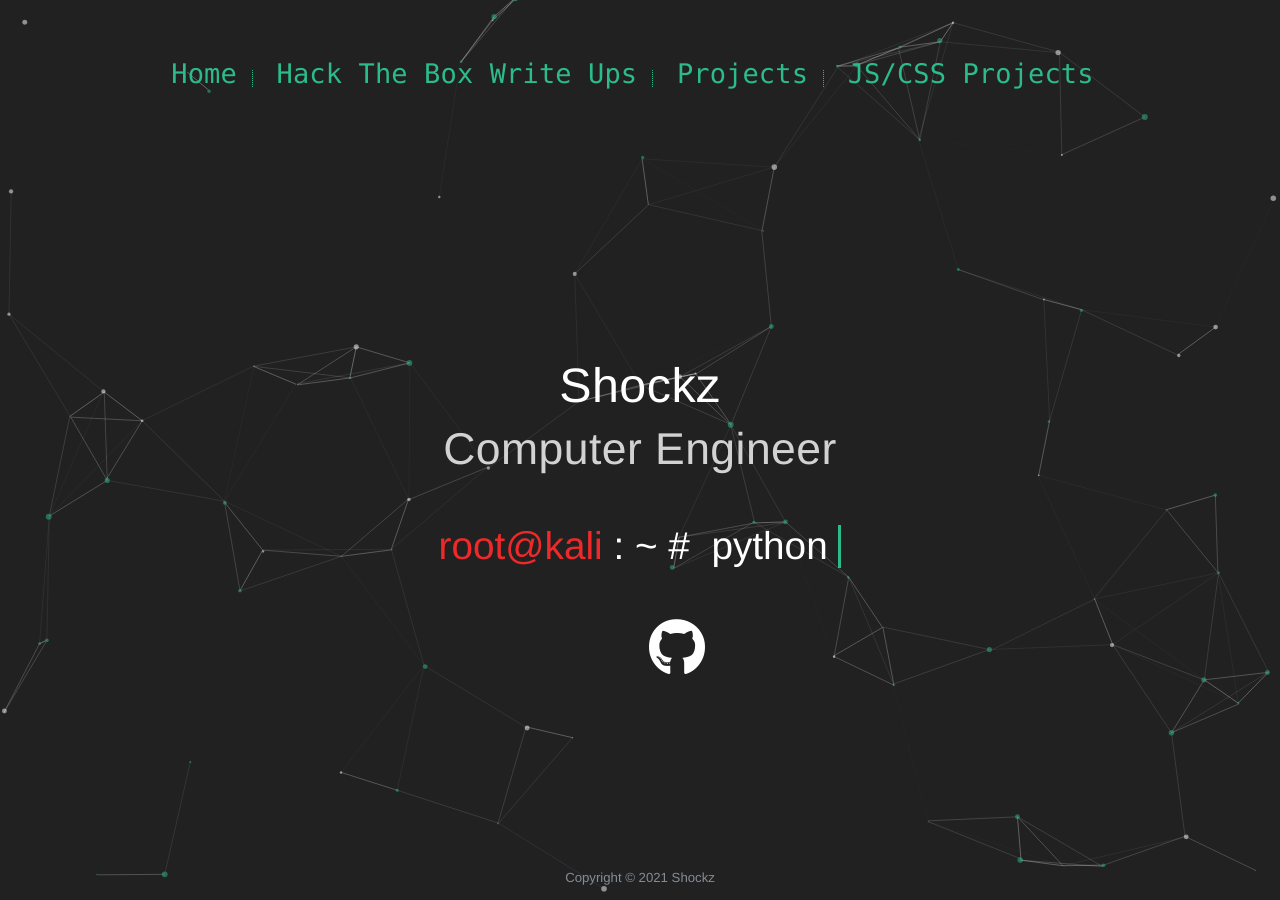
<file: PersonalWebPage.old/index.html>
<!DOCTYPE html>
<html>

<head>
    <title>Shockz's Web</title>
    <meta charset="UTF-8" />
    <meta name="viewport"
        content="width=device-width, initial-scale=1.0, minimum-scale=1.0, maximum-scale=1.0, user-scalable=no" />
    <link rel="stylesheet" media="screen" href="src/css/main.css" />
    <link rel="stylesheet" media="screen" href="src/css/front-page.css" />
    <link rel="stylesheet" href="src/lib/font-awesome/css/all.min.css" />
    <link rel="icon" href="src/img/code_icon.png" type="image/png" />
</head>

<body class="max-width mx-auto px3 ltr">
    <div id="particles-js">
        <canvas class="particles-js-canvas-el" width="1158" height="939" style="width: 100%; height: 100%"></canvas>
    </div>
    <div class="content index py4">
        <header id="header">
            <div id="nav">
                <ul>
                    <li class="icon">
                        <a href="#">
                            <i class="fas fa-bars fa-2x"></i>
                        </a>
                    </li>
                    <li>
                        <a href="index.html">Home</a>
                    </li>
                    <li>
                        <a href="src/pages/write-ups/index.html">Hack The Box Write Ups</a>
                    </li>
                    <li>
                        <a href="src/pages/projects/index.html">Projects</a>
                    </li>
                    <li>
                        <a href="src/pages/js_projects/index.html">JS/CSS Projects</a>
                    </li>
                </ul>
            </div>
        </header>
        <section id="presentation">
            <div class="col-md-12 text-center">
                <h1 class="title">Shockz</h1>
                <h1 class="title subtitle">Computer Engineer</h1>
                <div class="autotype">
                    <span class="shell-red">root@kali</span>
                    <span style="color: white">:</span>
                    <span class="shell-blue">~</span>
                    <span style="color: white">#&nbsp;</span>
                    <a class="typewrite" data-period="1000"
                        data-type='[ "python&nbsp;", "java&nbsp;", "hacking ético&nbsp;", "bash&nbsp;", "linux&nbsp;", "pentesting&nbsp;", "mysql&nbsp;", "git&nbsp;", "flutter&nbsp;", "c#&nbsp;", "php&nbsp;" ]'>
                        <span class="wrap cursor"></span>
                    </a>
                </div>
                <!--Implementacion descarga CV
                    <ul>
                        <li>
                            <a href="" class="btn btn-outline">Download CV</a>
                        </li>
                    </ul>
                -->
            </div>
            <div class="social">
                <div style="display: inline-block;margin-right: 13%;">
                        <script src="https://tryhackme.com/badge/438303"></script>
                </div>
                <div style="display: inline-block;padding-left:9%;margin-right: 5%;">
                    <a href="https://github.com/shockz-offsec"><i class="fab fa-github fa-3x"></i></a>
                </div>
            </div>
        </section>

        <footer id="footer">

            <!-- https://mail.google.com/mail/u/0/?view=cm&fs=1&to=mail-id@domain.com&tf=1 -->
            <div class="footer-text">
                Copyright © 2021 Shockz
            </div>
        </footer>
    </div>
    <script src="src/lib/particles/particles.min.js"></script>
    <script src="src/js/app.js"></script>
    <!--Jquery and main-->
    <script src="src/lib/jquery/jquery.min.js"></script>
    <script src="src/js/main.js"></script>
    <script src="src/js/front-page.js"></script>
    <!---->
</body>

</html>
</file>
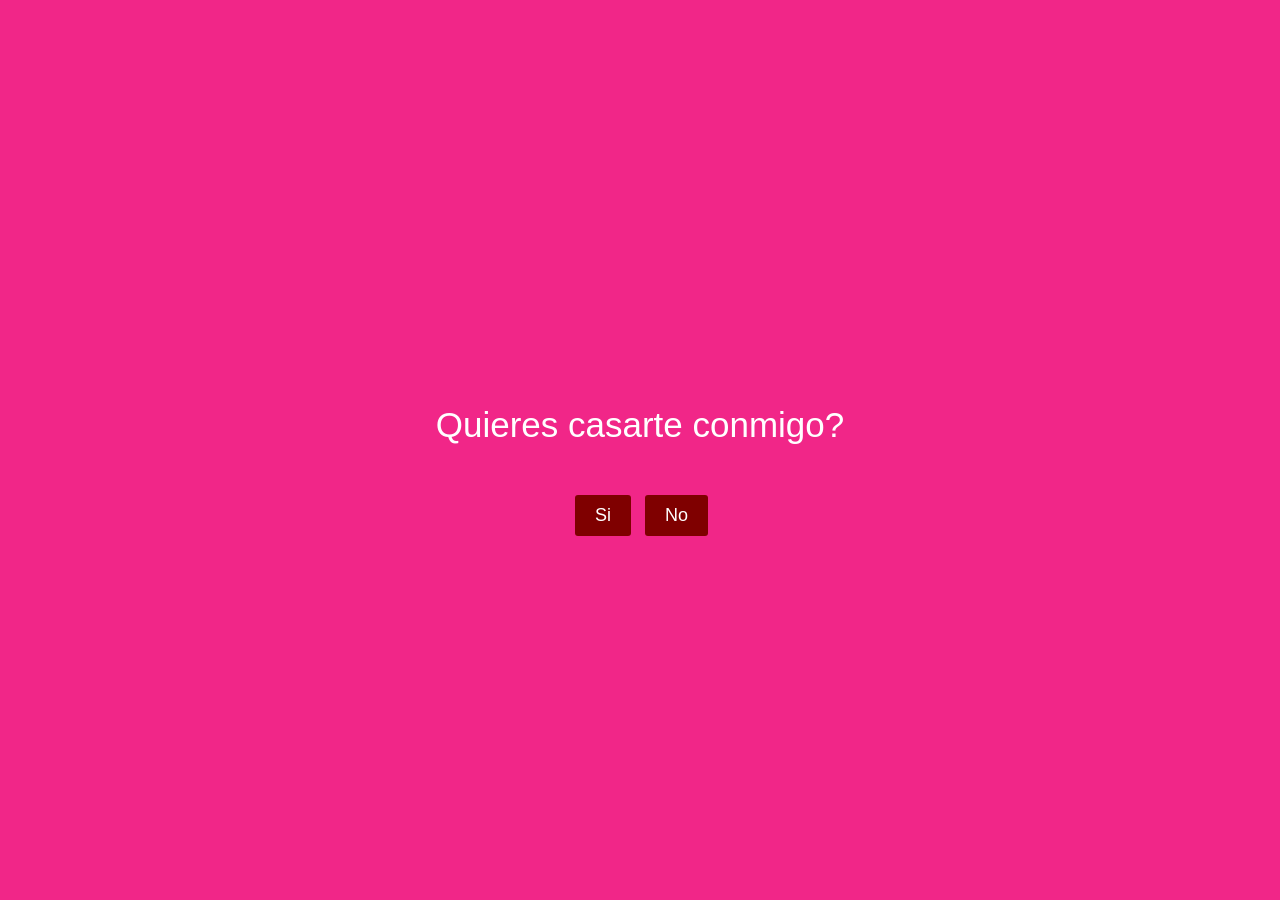
<file: Sabia-que-presionarias-Si/index.html>
<!DOCTYPE html>
<html lang="en">

<head>
    <meta charset="UTF-8">
    <meta name="viewport" content="width=device-width, initial-scale=1.0">
    <title>Toma tu decisión</title>
    <link rel="stylesheet" href="./style.css">
</head>

<body>
    <div class="container">
        <div class="title">
            Quieres casarte conmigo?
        </div>

        <div class="buttons">
            <button id="bt_si" class="bt">Si</button>
            <button id="bt_no" class="bt">No</button>
        </div>
    </div>

    <script src="./code.js"></script>
</body>

</html>
</file>
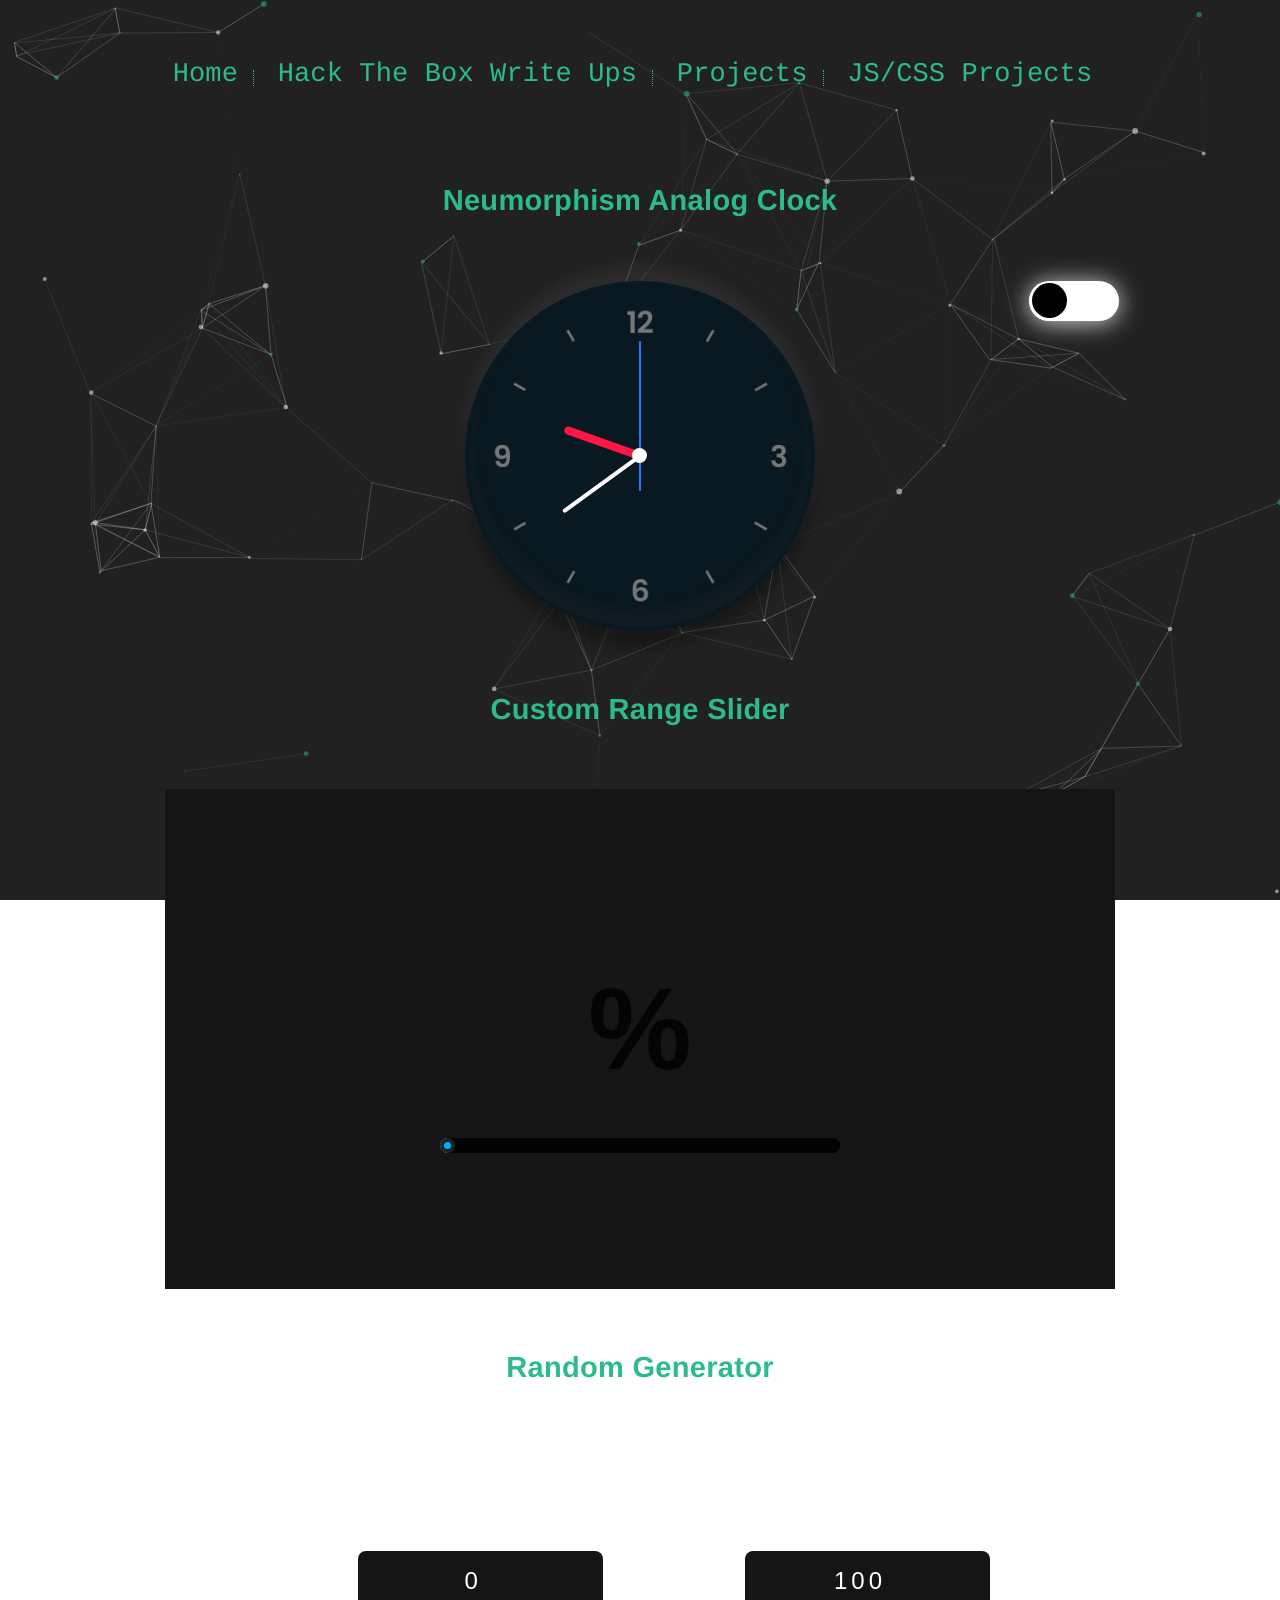
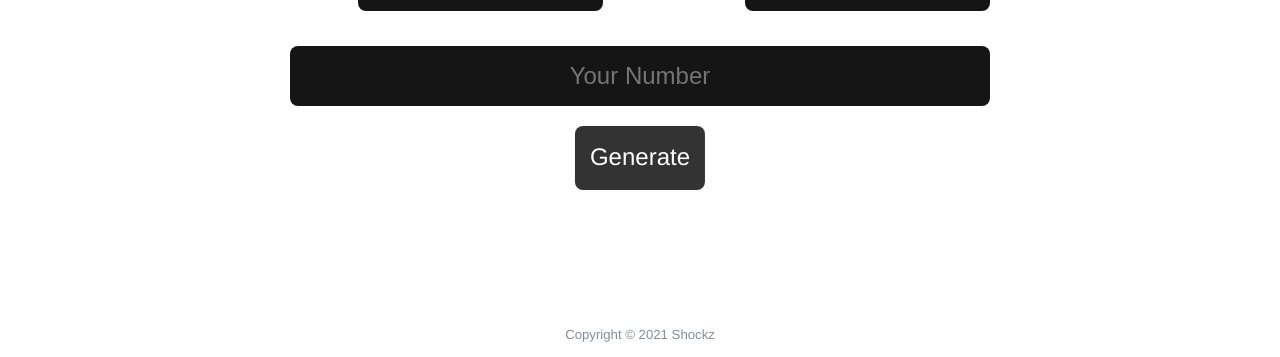
<file: PersonalWebPage.old/src/pages/js_projects/index.html>
<!DOCTYPE html>
<html>

<head>
    <title>Shockz's Web</title>
    <meta charset="UTF-8" />
    <meta name="viewport"
        content="width=device-width, initial-scale=1.0, minimum-scale=1.0, maximum-scale=1.0, user-scalable=no" />
    <link rel="stylesheet" media="screen" href="../../../src/css/main.css" />
    <link rel="stylesheet" media="screen" href="../../../src/css/js-page.css" />
    <link rel="stylesheet" media="screen" href="../../../src/css/clock.css" />
    <link rel="stylesheet" media="screen" href="../../../src/css/slider.css" />
    <link rel="stylesheet" media="screen" href="../../../src/css/random.css" />
    <!-- <link rel="stylesheet" media="screen" href="../../../src/css/music.css" /> -->
    <link rel="stylesheet" href="../../../src/lib/font-awesome/css/all.min.css" />
    <link rel="icon" href="../../../src/img/code_icon.png" type="image/png" />
<!--     <link href="https://api.mapbox.com/mapbox-gl-js/v2.2.0/mapbox-gl.css" rel="stylesheet" />
    <script src="https://api.mapbox.com/mapbox-gl-js/v2.2.0/mapbox-gl.js"></script> -->
</head>

<body class="max-width mx-auto px3 ltr">
    <div id="particles-js">
        <canvas class="particles-js-canvas-el" width="1158" height="939" style="width: 100%; height: 100%"></canvas>
    </div>

    <div class="content index py4">
        <header id="header">
            <div id="nav">
                <ul>
                    <li class="icon">
                        <a href="#"><i class="fas fa-bars fa-2x"></i></a>
                    </li>
                    <li><a href="../../../index.html">Home</a></li>
                    <li>
                        <a href="../../../src/pages/write-ups/index.html">Hack The Box Write Ups</a>
                    </li>
                    <li>
                        <a href="../../../src/pages/projects/index.html">Projects</a>
                    </li>
                    <li><a href="index.html">JS/CSS Projects</a></li>
                </ul>
            </div>
        </header>

<!--         <strong class="data text-center">Your Data</strong> -->

        <!--IP GEO-->

<!--         <p class="text-center">
            The information shown below is not stored or processed by the server at
            any time. <br />
            The ip geolocation has a margin of error of between 5-15 km approx.
        </p>
        <table class="tabladata text-center">
            <tbody id="cuerpoTabla"></tbody>
        </table>
        <div id="map"></div> -->

        <!--CLOCK-->
        <strong class="title-element text-center">Neumorphism Analog Clock</strong>
        <div class="container">
            <div class="container-clock" id="container-clock">
                <div class="clock-box">
                    <div class="clock">
                        <div class="hour">
                            <div class="hr" id="hr"></div>
                        </div>
                        <div class="min">
                            <div class="mn" id="mn"></div>
                        </div>
                        <div class="sec">
                            <div class="sc" id="sc"></div>
                        </div>
                    </div>
                </div>
            </div>
            <div class="button-container">
                <div class="toggle-btn" id="toggle-btn">
                    <input type="checkbox" />
                    <span></span>
                </div>
            </div>
        </div>

        <!--CLOCK-->
        <strong class="title-element text-center">Custom Range Slider</strong>

        <div class="RangeContainer">
            <h2 id="rangeValue"></h2>
            <div id="fillRangeValue"></div>
            <input type="range" class="range" name="" value="0" min="0" max="100" onmousemove="rangeSlider(this.value)"
                onChange="rangeSlider(this.value)">
        </div>


        <strong class="h1 text-center">Random Generator</strong>
        <div class="RandomContainer">
            <div class="inputBox">
                <div class="range-random">
                    <span class="min">
                        <label>Min:</label>
                        <input class="min-number" type="number" placeholder="minimun" value="0">
                    </span>
                    <span class="max">
                        <label>Max:</label>
                        <input class="max-number" type="number" placeholder="maximum" value="100">
                    </span>
                </div>

                <input type="text" name="" placeholder="Your Number" id="result" readonly="">
                <div id="btn">Generate</div>
            </div>
        </div>

<!--         <strong class="h1 text-center">Bubbles BeatMaker</strong>
        <div class="MusicContainer">
            <div class="visual"></div>
            <div class="pads">
              <div class="pad1">
                <audio src="../../sounds/bubbles.mp3" class="sound"></audio>
              </div>
              <div class="pad2">
                <audio class="sound">
                  <source src="../../sounds/clay.mp3" />
                </audio>
              </div>
              <div class="pad3">
                <audio class="sound">
                  <source src="../../sounds/confetti.mp3" />
                </audio>
              </div>
              <div class="pad4">
                <audio class="sound">
                  <source src="../../sounds/glimmer.mp3" />
                </audio>
              </div>
              <div class="pad5">
                <audio class="sound">
                  <source src="../../sounds/moon.mp3" />
                </audio>
              </div>
              <div class="pad6">
                <audio class="sound">
                  <source src="../../sounds/ufo.mp3" />
                </audio>
              </div>
            </div>
        </div> -->
        <footer id="footer">
            <div class="footer-text">
                Copyright © 2021 Shockz
            </div>
        </footer>
    </div>

    <script src="../../../src/lib/particles/particles.min.js"></script>
    <script src="../../../src/js/app.js"></script>

    <!--Jquery and main-->
    <script src="../../../src/lib/jquery/jquery.min.js"></script>
    <script src="../../../src/js/main.js"></script>
    <!---->
    <!-- <script src="../../../src/js/geo.js"></script> -->
    <script src="../../../src/js/clock.js"></script>
    <script src="../../../src/js/slider.js"></script>
    <script src="../../../src/js/randomGen.js"></script>
    <!-- <script src="../../../src/js/music.js"></script> -->
    
</body>

</html>
</file>
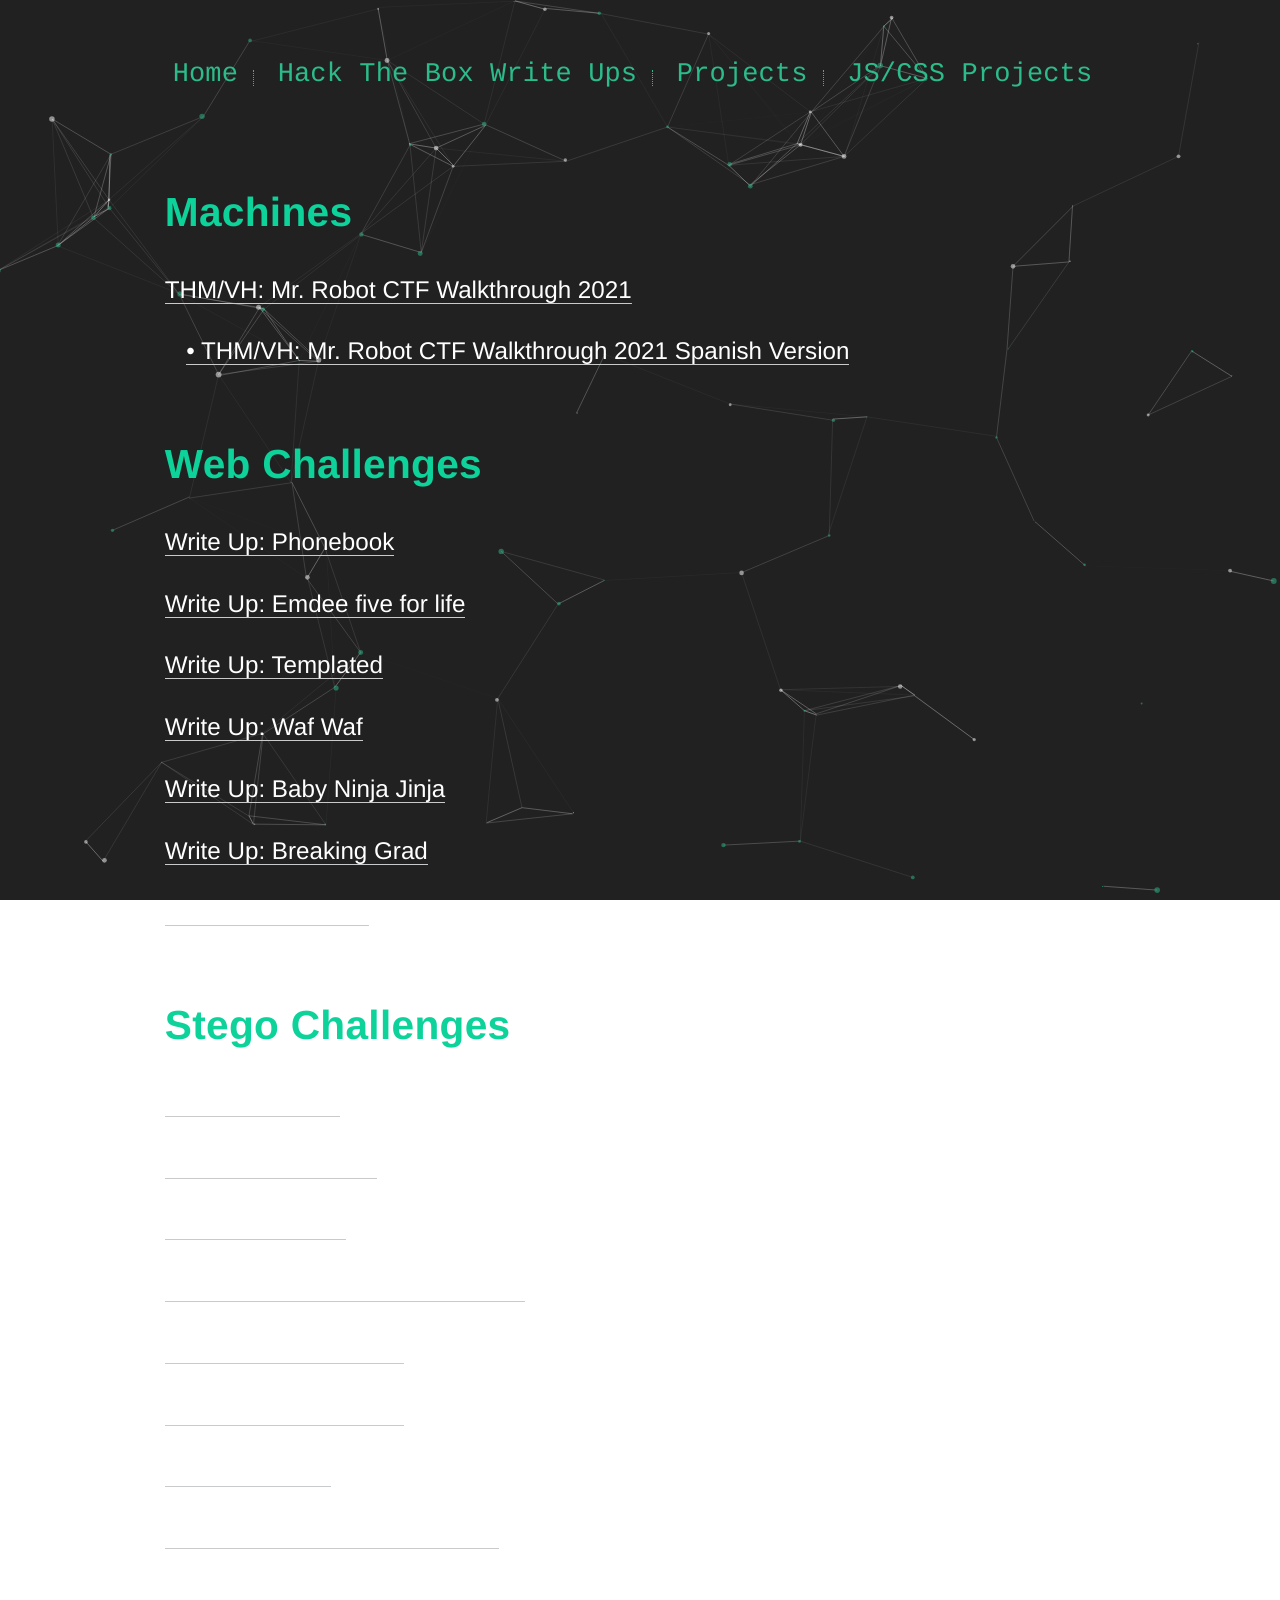
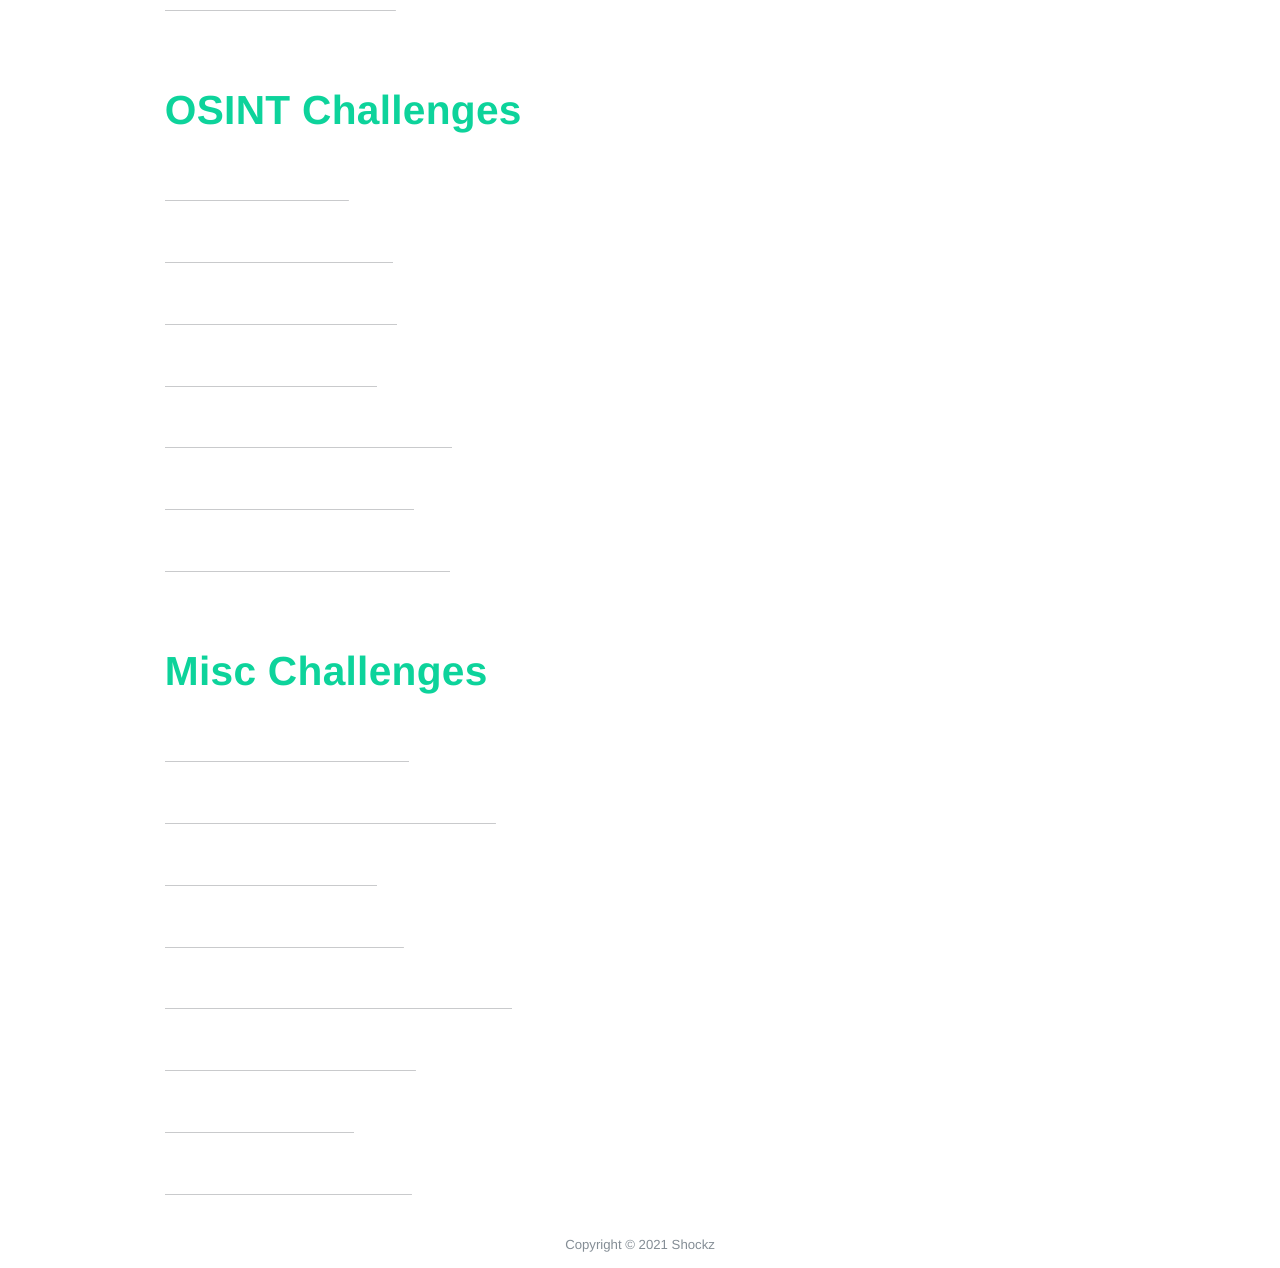
<file: PersonalWebPage.old/src/pages/write-ups/index.html>
<!DOCTYPE html>
<html>

<head>
    <title>Write Ups</title>
    <meta charset="UTF-8" />
    <meta name="viewport"
        content="width=device-width, initial-scale=1.0, minimum-scale=1.0, maximum-scale=1.0, user-scalable=no" />
    <link rel="stylesheet" media="screen" href="../../../src/css/main.css" />
    <link rel="stylesheet" media="screen" href="../../../src/css/htb-projects.css" />
    <link rel="stylesheet" href="../../../src/lib/font-awesome/css/all.min.css" />
    <link rel="icon" href="../../../src/img/code_icon.png" type="image/png" />
</head>

<body class="max-width mx-auto px3 ltr">
    <div id="particles-js">
        <canvas class="particles-js-canvas-el" width="1158" height="939" style="width: 100%; height: 100%"></canvas>
    </div>

    <div class="content index py4">
        <header id="header">
            <div id="nav">
                <ul>
                    <li class="icon">
                        <a href="#"><i class="fas fa-bars fa-2x"></i></a>
                    </li>

                    <li><a href="../../../index.html">Home</a></li>

                    <li><a href="index.html">Hack The Box Write Ups</a></li>

                    <li>
                        <a href="../../../src/pages/projects/index.html">Projects</a>
                    </li>

                    <li>
                        <a href="../../../src/pages/js_projects/index.html">JS/CSS Projects</a>
                    </li>
                </ul>
            </div>
        </header>

        <section id="write-ups">
            <span class="h1 write-title"><a href="">Machines</a></span>
            <ul class="list">
                <!--WEB-->
                <li class="list-item">
                    <span>
                        <a href="https://github.com/shockz-offsec/Mr.Robot-CTF-Walkthrough-2021">THM/VH: Mr. Robot CTF Walkthrough 2021</a>
                    </span>
                </li>
                <li class="list-item">
                    <span>
                        &nbsp;&nbsp;&nbsp;&nbsp;<a href="https://github.com/shockz-offsec/Mr.Robot-CTF-Walkthrough-2021/blob/main/README_ES.md">• THM/VH: Mr. Robot CTF Walkthrough 2021 Spanish Version</a>
                    </span>
                </li>
            </ul>

            <span class="h1 write-title"><a href="">Web Challenges</a></span>
            <ul class="list">
                <!--WEB-->
                <li class="list-item">
                    <span>
                        <a href="https://github.com/shockz-offsec/Phonebook-Challenge-HackTheBox">Write Up: Phonebook</a>
                    </span>
                </li>
                <li class="list-item">
                    <span>
                        <a href="https://github.com/shockz-offsec/Emdee-five-for-life-WEB-Challenge">Write Up: Emdee five for life</a>
                    </span>
                </li>
                <li class="list-item">
                    <span>
                        <a href="https://github.com/shockz-offsec/Templated-Challenge-HackTheBox">Write Up: Templated</a>
                    </span>
                </li>
                <li class="list-item">
                    <span>
                        <a href="https://github.com/shockz-offsec/Waf-Waf-Challenge-HTB">Write Up: Waf Waf</a>
                    </span>
                </li>
                <li class="list-item">
                    <span>
                        <a href="https://github.com/shockz-offsec/Baby-Ninja-Jinja-Challenge-HTB">Write Up: Baby Ninja Jinja</a>
                    </span>
                </li>
                <li class="list-item">
                    <span>
                        <a href="https://github.com/shockz-offsec/Breaking-Grad-Challenge-HackTheBox">Write Up: Breaking Grad</a>
                    </span>
                </li>
                <li class="list-item">
                    <span>
                        <a href="https://github.com/shockz-offsec/Mr-Burns-Challenge-HackTheBox">Write Up: Mr.Burns</a>
                    </span>
                </li>
            </ul>

            <span class="h1 write-title"><a
                    href="https://github.com/shockz-offsec/Stego-Challenges-HackTheBox-Write-Ups">Stego
                    Challenges</a></span>
            <ul class="list">
                <!--Stego-->
                <li class="list-item">
                    <span>
                        <a href="https://github.com/shockz-offsec/Stego-Challenges-HackTheBox-Write-Ups/tree/main/Forest">Write
                            Up: Forest</a>
                    </span>
                </li>
                <li class="list-item">
                    <span>
                        <a
                            href="https://github.com/shockz-offsec/Stego-Challenges-HackTheBox-Write-Ups/tree/main/Massacre">Write
                            Up: Massacre</a>
                    </span>
                </li>
                <li class="list-item">
                    <span>
                        <a
                            href="https://github.com/shockz-offsec/Stego-Challenges-HackTheBox-Write-Ups/tree/main/Not%20Art">Write
                            Up: Not Art</a>
                    </span>
                </li>
                <li class="list-item">
                    <span>
                        <a
                            href="https://github.com/shockz-offsec/Stego-Challenges-HackTheBox-Write-Ups/tree/main/Pusheen%20Loves%20Graphs">Write
                            Up: Pusheen Loves Graphs</a>
                    </span>
                </li>
                <li class="list-item">
                    <span>
                        <a
                            href="https://github.com/shockz-offsec/Stego-Challenges-HackTheBox-Write-Ups/tree/main/Digital%20Cube">Write
                            Up: Digital Cube</a>
                    </span>
                </li>
                <li class="list-item">
                    <span>
                        <a
                            href="https://github.com/shockz-offsec/Stego-Challenges-HackTheBox-Write-Ups/tree/main/Digital%20Cube">Write
                            Up: Digital Cube</a>
                    </span>
                </li>
                <li class="list-item">
                    <span>
                        <a href="https://github.com/shockz-offsec/Stego-Challenges-HackTheBox-Write-Ups/tree/main/Retro">Write
                            Up: Retro</a>
                    </span>
                </li>
                <li class="list-item">
                    <span>
                        <a
                            href="https://github.com/shockz-offsec/Stego-Challenges-HackTheBox-Write-Ups/tree/main/Senseless%20Behaviour">Write
                            Up: Senseless Behaviour</a>
                    </span>
                </li>
                <li class="list-item">
                    <span>
                        <a
                            href="https://github.com/shockz-offsec/Stego-Challenges-HackTheBox-Write-Ups/tree/main/Unprintable">Write
                            Up: Unprintable</a>
                    </span>
                </li>
            </ul>

            <span class="h1 write-title"><a
                    href="https://github.com/shockz-offsec/OSINT-Challenges-HackTheBox-Write-Ups">OSINT
                    Challenges</a></span>
            <ul class="list">
                <!--OSINT-->
                <li class="list-item">
                    <span>
                        <a href="https://github.com/shockz-offsec/OSINT-Challenges-HackTheBox-Write-Ups/tree/main/Breach">Write Up: Breach</a>
                    </span>
                </li>
                    <li class="list-item">
                    <span>
                        <a href="https://github.com/shockz-offsec/OSINT-Challenges-HackTheBox-Write-Ups/tree/main/Easy%20Phish">Write Up: Easy
                            Phish</a>
                    </span>
                </li>
                    <li class="list-item">
                    <span>
                        <a href="https://github.com/shockz-offsec/OSINT-Challenges-HackTheBox-Write-Ups/tree/main/ID%20Exposed">Write Up: ID Exposed</a>
                    </span>
                </li>
                <li class="list-item">
                    <span>
                        <a href="https://github.com/shockz-offsec/OSINT-Challenges-HackTheBox-Write-Ups/tree/main/Infiltration">Write Up: Infiltration</a>
                    </span>
                </li>
                <li class="list-item">
                    <span>
                        <a href="https://github.com/shockz-offsec/OSINT-Challenges-HackTheBox-Write-Ups/tree/main/Missing%20in%20Action">Write Up: Missing in Action</a>
                    </span>
                </li>
                <li class="list-item">
                    <span>
                        <a href="https://github.com/shockz-offsec/OSINT-Challenges-HackTheBox-Write-Ups/tree/main/Money%20Flowz">Write Up: Money Flowz</a>
                    </span>
                </li>
                <li class="list-item">
                    <span>
                        <a href="https://github.com/shockz-offsec/OSINT-Challenges-HackTheBox-Write-Ups/tree/main/We%20Have%20a%20Leak">Write Up: We Have a Leak</a>
                    </span>
                </li>
            </ul>

            <span class="h1 write-title"><a href="https://github.com/shockz-offsec/Misc-Challenges-HackTheBox-Write-Ups">Misc Challenges</a></span>
            <ul class="list">
                <!--Misc-->
                <li class="list-item">
                    <span>
                        <a href="https://github.com/shockz-offsec/Misc-Challenges-HackTheBox-Write-Ups/tree/main/Eternal%20Loop">Write Up: Eternal
                            Loop</a>
                    </span>
                </li>
                <li class="list-item">
                    <span>
                        <a href="https://github.com/shockz-offsec/Misc-Challenges-HackTheBox-Write-Ups/tree/main/Longbottoms%20Locker">Write Up: Longbottom's
                            Locker</a>
                    </span>
                </li>
                <li class="list-item">
                    <span>
                        <a href="https://github.com/shockz-offsec/Misc-Challenges-HackTheBox-Write-Ups/tree/main/Blackhole">Write Up: Blackhole</a>
                    </span>
                </li>
                <li class="list-item">
                    <span>
                        <a href="https://github.com/shockz-offsec/Misc-Challenges-HackTheBox-Write-Ups/tree/main/M0rsarchive">Write Up: M0rsarchive</a>
                    </span>
                </li>
                <li class="list-item">
                    <span>
                        <a href="https://github.com/shockz-offsec/Misc-Challenges-HackTheBox-Write-Ups/tree/main/The%20secret%20of%20a%20Queen">Write Up: The secret of a Queen</a>
                    </span>
                </li>
                <li class="list-item">
                    <span>
                        <a href="https://github.com/shockz-offsec/Misc-Challenges-HackTheBox-Write-Ups/tree/main/misDIRection">Write Up: misDIRection</a>
                    </span>
                </li>
                <li class="list-item">
                    <span>
                        <a href="https://github.com/shockz-offsec/Misc-Challenges-HackTheBox-Write-Ups/tree/main/Canvas">Write Up: Canvas</a>
                    </span>
                </li>
                <li class="list-item">
                    <span>
                        <a href="https://github.com/shockz-offsec/Misc-Challenges-HackTheBox-Write-Ups/tree/main/Deterministic">Write Up: Deterministic</a>
                    </span>
                </li>
            </ul>
        </section>

        <footer id="footer">
            <div class="footer-text">
                Copyright © 2021 Shockz
            </div>
        </footer>
    </div>

    <script src="../../../src/lib/particles/particles.min.js"></script>
    <script src="../../../src/js/app.js"></script>

    <!--Jquery and main-->
    <script src="../../../src/lib/jquery/jquery.min.js"></script>
    <script src="../../../src/js/main.js"></script>
    <!---->
</body>

</html>
</file>
<file: PersonalWebPage.old/src/css/main.css>
html,body{width:100%;height:100%;margin:0;height:100%;color:#fff;font-display:swap;font-weight:400;font-size:1.1em;font-family:"Poppins",sans-serif;line-height:1.825;text-rendering:geometricPrecision;flex:1;-moz-osx-font-smoothing:grayscale;-webkit-font-smoothing:antialiased}html{-webkit-tap-highlight-color:rgba(0,0,0,0)}.max-width{max-width:58rem}.px3{padding-right:2rem;padding-left:2rem}.mx-auto{margin-right:auto;margin-left:auto}body h1,body .h1{display:block;margin-top:3rem;margin-bottom:1rem;color:#2bbc8a;letter-spacing:.01em;font-weight:700;font-style:normal;font-size:1.5em;-moz-osx-font-smoothing:grayscale;-webkit-font-smoothing:antialiased}body h2,body .h2{position:relative;display:block;margin-bottom:.5rem;color:#eee;text-transform:none;letter-spacing:normal;font-weight:bold;font-size:1.2rem}#particles-js canvas{position:fixed;top:0;left:0;width:100%;height:100%;z-index:-100;background-color:#212121;background-image:url("");background-size:cover;background-position:50% 50%;background-repeat:no-repeat}#header{margin:0 auto 2rem;width:100%}#header #nav{color:#2bbc8a;letter-spacing:.01em;font-weight:200;font-style:normal;font-size:.8rem}#header #nav ul a{margin-right:15px;line-height: 10px;color:#2bbc8a;font-size:27px}ul{list-style:none;padding:0}#header #nav ul .icon{display:none}#header #nav ul li{display:inline-block;margin-right:15px;border-right:1px dotted;border-color:#2bbc8a;vertical-align:middle}#header #nav ul{margin:0;padding:0;list-style-type:none;line-height:15px;text-align:center}#header #nav ul li:last-child{margin-right:0;border-right:0}#header a{background:none;color:inherit;text-decoration:none}header{font-family:"Menlo","Meslo LG",monospace}*,*:before,*:after{box-sizing:border-box}div{display:block}.content{position:relative;display:flex;flex-direction:column;min-height:100%;overflow-wrap:break-word}.content a{color:#fff;text-decoration:none;background-position:bottom;background-size:100% 6px;background-repeat:repeat-x}.py4{padding-top:4rem}.fa,.fas{font-weight:900}.fa,.far,.fas{font-family:"Font Awesome 5 Free"}.fa-2x{font-size:2em}.fa,.fab,.fad,.fal,.far,.fas{-moz-osx-font-smoothing:grayscale;-webkit-font-smoothing:antialiased;display:inline-block;font-style:normal;font-variant:normal;text-rendering:auto;line-height:1}.fa-bars:before{content:""}li{text-align:-webkit-match-parent}.text-center{text-align:center}#footer{bottom:0;margin-top:10px;margin-bottom:10px;width:100%;color:#666;vertical-align:top;text-align:center;font-size:11px}.footer-text{font-size:1.2em;color:#848d95}@media screen and (max-width:480px){#header #title{display:table;margin-right:5rem;min-height:57px}#header #title h1{display:table-cell;vertical-align:middle}#header #nav ul a:hover{background:none}#header #nav ul li{display:none;border-right:0}#header #nav ul li.icon{position:absolute;top:77px;right:1rem;display:inline-block}#header #nav ul.responsive li{display:block}#header #nav ul.responsive{padding-top:70px}#header #nav li:not(:first-child){padding-top:1rem;font-size:1rem}}@media screen and (max-width:500px){#header-post{display:none}}@media screen and (max-width:900px){#header-post #menu-icon{display:none}#header-post #actions{display:none}}@media screen and (max-width:1199px){#header-post #toc{display:none}}@media screen and (min-width:900px){#header-post #menu-icon-tablet{display:none !important}#header-post #top-icon-tablet{display:none !important}}#header-post #menu-icon{float:right;margin-right:2rem;margin-left:15px}#header-post #menu-icon:hover{color:#2bbc8a}#header-post #menu-icon-tablet{float:right;margin-right:2rem;margin-left:15px}#header-post #menu-icon-tablet:hover{color:#2bbc8a}#header-post .active{color:#2bbc8a}#header-post #menu{visibility:hidden;margin-right:2rem}#header-post #nav{color:#2bbc8a;letter-spacing:.01em;font-weight:200;font-style:normal;font-size:.9rem}#header-post #nav ul{line-height:15px}#header-post #nav ul a{margin-right:15px;color:#2bbc8a}#header-post #nav ul a:hover{background-image:linear-gradient(transparent,transparent 5px,#2bbc8a 5px,#2bbc8a);background-position:bottom;background-size:100% 6px;background-repeat:repeat-x}#header-post #nav ul li{border-right:1px dotted #2bbc8a}#header-post #nav ul li:last-child{margin-right:0;border-right:0}#header-post #nav ul li:last-child a{margin-right:0}#header-post #top-icon-tablet{position:fixed;right:2rem;bottom:2rem;margin-right:2rem;margin-left:15px}#header-post #top-icon-tablet:hover{color:#2bbc8a}@media(min-width:480px){.post-list .post-item{display:flex;margin-bottom:5px}.post-list .post-item .meta{text-align:left}}@media screen and (min-width:500px){#footer-post-container{display:none}}
</file>
<file: PersonalWebPage.old/src/css/front-page.css>
.title{color:#fff;font-weight:400;font-size:2.5em;margin-bottom:0;line-height:1.5}.subtitle{font-size:2.3em;opacity:.8;margin-top:0;line-height:1.2}.typed-cursor{opacity:1;color:#2bbc8a}.shell-red{color:#ef2929 !important}div#thm_badge{display:inline-block;}.shell-blue{color:rgb(0114255) !important}.autotype{font-size:2em;margin-top:2rem}#presentation{margin:auto;height:100%}.btn{display:inline-block;padding:11px;font-size:14px;line-height:1.42857143;text-transform:uppercase;letter-spacing:1px;-webkit-border-radius:3px;-moz-border-radius:3px;border-radius:4px}.btn.btn-outline{background:none;border:1px solid #13e7ac;color:#fff}.btn:hover{background-color:#13e7ac}.social{margin-top:2rem;text-align:center}.social>a{transition:.2s}.social>a>i{-moz-border-radius:50%;-webkit-border-radius:50%;border:1px solid #000;box-shadow:inset 0 0 0 2px #000;border-radius:50%;transition:.8s}.social>a>i:hover{background-color:#13e7ac;color:#000}.social>a:hover>i{transform:rotate(15deg) scale(1.2)}
</file>
<file: Sabia-que-presionarias-Si/style.css>
html,
body {
    margin          : 0;
    padding         : 0;
    font-family     : Arial, Helvetica, sans-serif;
    background-color: #F12688;
}

.container {
    display        : flex;
    position       : absolute;
    width          : 100%;
    height         : 100%;
    flex-flow      : column nowrap;
    align-items    : center;
    justify-content: center;
}

.container .title {
    font-size: 35px;
    color    : white;
}

.container .buttons {
    margin-top : 50px;
    margin-left: -130px;
}

.container .buttons .bt {
    position        : absolute;
    padding         : 10px 20px;
    font-size       : 18px;
    background-color: #7f0000;
    color           : white;
    border          : none;
    border-radius   : 3px;
}

.container .buttons>#bt_no {
    margin-left: 70px;
}
</file>
<file: PersonalWebPage.old/src/css/js-page.css>
.data{display:block;margin-bottom:1rem;color:#2bbc8a;letter-spacing:.01em;font-weight:700;font-style:normal;font-size:1.5em;-webkit-font-smoothing:antialiased;margin-top:10%}.title-element{display:block;color:#2bbc8a;letter-spacing:.01em;font-weight:700;font-style:normal;font-size:1.5em;-webkit-font-smoothing:antialiased;margin-top:0;margin-bottom:3rem;margin-top:3rem}#map{height:500px;width:100%}.tabladata{margin-bottom:50px}td{width:50%}
</file>
<file: PersonalWebPage.old/src/css/clock.css>
.container{width:100%;display:flex;min-width:200px;min-height:200px;justify-content:center}.clock-container{height:100px;width:90%}.button-container{height:100px;width:10%;min-width:20px;min-height:20px}.clock-box{height:100px;width:100%;margin-left:10%;display:flex;justify-content:center;min-width:200px;min-height:200px}.container-clock{margin:0;padding:0;width:100%;height:350px;box-sizing:border-box;display:flex;justify-content:center}.clock{width:350px;height:350px;display:flex;text-align:center;justify-content:center;align-items:center;background:url(../img/clock.png);background-color:#091921;background-size:cover;border:4px solid #091921;border-radius:50%;box-shadow:0 -15px 15px rgba(255,255,255,.05),inset 0 -15px 15px rgba(255,255,255,.05),0 15px 15px rgba(0,0,0,.3),inset 0 -15px 15px rgba(0,0,0,.3)}.light .clock{background:url(../img/clock.png);background-color:#d1dae3;background-size:cover;border:4px solid #cad3dc;box-shadow:-8px -8px 15px rgba(167,100,100,.5),inset 10px 10px 10px rgba(255,255,255,.05),-8 -8 -8 rgba(0,0,0,.5),inset 10 10px 10px rgba(0,0,0,.1)}.clock:before{content:"";position:absolute;width:15px;height:15px;background:#fff;border-radius:50%;z-index:10000}.light .clock:before{background:#008eff}.clock .hour,.clock .min,.clock .sec{position:absolute}.clock .hour,.hr{width:160px;height:160px}.clock .min,.mn{width:190px;height:190px}.clock .sec,.sc{width:230px;height:230px}.hr,.mn,.sc{display:flex;justify-content:center;position:absolute;border-radius:50%}.hr::before{content:"";position:absolute;width:8px;height:80px;background:#ff1744;border-radius:6px 6px 0 0;z-index:10}.mn::before{content:"";position:absolute;width:4px;height:90px;background:#fff;border-radius:6px 6px 0 0;z-index:11}.light .mn::before{background:#091921}.sc::before{content:"";position:absolute;width:2px;height:150px;background:#2979ff;border-radius:6px 6px 0 0;z-index:12}.toggle-btn{position:absolute;float:right;display:flex;width:90px;height:40px;border-radius:40px}input[type=checkbox]{width:100%;height:100%;position:relative;top:0;left:0;right:0;bottom:0;cursor:pointer;opacity:0;z-index:2}#toggle-btn span{position:absolute;top:0;right:0;bottom:0;left:0;overflow:hidden;opacity:1;background-color:#fff;box-shadow:0 2px 25px #d9d9d9;border-radius:40px;transition:.2s ease background-color,.2s ease opacity}#toggle-btn span:after,#toggle-btn span:before{content:"";position:absolute;top:2px;left:1px;width:35px;height:35px;border-radius:50%;transition:.5s ease transform,.2s ease background-color}#toggle-btn span:before{background-color:#fff;transform:translate(-35px,0);z-index:1}#toggle-btn span:after{background-color:#000;transform:translate(2px,0);z-index:0}#toggle-btn input[type=checkbox]:checked+span{background-color:#000}#toggle-btn input[type=checkbox]:active+span{opacity:.5}#toggle-btn input[type=checkbox]:checked+span:before{background-color:#000;transform:translate(38px,-9px)}#toggle-btn input[type=checkbox]:checked+span:after{background-color:#fff;transform:translate(49px,0)}@media (min-device-width:50px) and (max-device-width:480px){.clock-box{height:75px;width:25%;margin-left:0}.clock{width:200px;height:200px}.clock .hour,.hr{width:80px;height:80px}.clock .min,.mn{width:110px;height:110px}.clock .sec,.sc{width:150px;height:150px}.hr::before{content:"";position:absolute;width:4px;height:45px;background:#ff1744;border-radius:6px 6px 0 0;z-index:10}.mn::before{content:"";position:absolute;width:4px;height:70px;background:#fff;border-radius:6px 6px 0 0;z-index:11}.sc::before{content:"";position:absolute;width:2px;height:90px;background:#2979ff;border-radius:6px 6px 0 0;z-index:12}.container-clock{margin:0;padding:0;width:100%;height:350px;box-sizing:border-box;display:flex;justify-content:center}.container{flex-wrap:wrap;flex-flow:row wrap-reverse}.button-container{width:100%;display:flex;align-items:center}.toggle-btn{position:relative;width:90px;height:40px;border-radius:40px;margin:0 auto}}
</file>
<file: PersonalWebPage.old/src/css/slider.css>
.RangeContainer{position:relative;width:100%;height:500px;min-width:350px;min-height:350px;display:flex;justify-content:center;align-items:center;flex-direction:column;background:#151515}.RangeContainer h2{margin:0;margin-block-start:0;margin-block-end:0;margin-inline-start:0;margin-inline-end:0}#rangeValue{position:relative;display:block;font-size:6em;color:rgba(0,0,0,.8);font-weight:800;z-index:2}#rangeValue:after{content:"%"}#fillRangeValue{position:absolute;top:0;left:0;width:0;height:100%;background:#00adff;z-index:1;text-align:center}.range{position:relative;width:400px;height:15px;-webkit-appearance:none;background:rgba(0,0,0,.8);outline:0;border-radius:15px;box-shadow:0 0 0 2px #151515,inset 0 0 5px #000;z-index:2;overflow:hidden}.range::-webkit-slider-thumb{-webkit-appearance:none;width:15px;height:15px;border-radius:50%;background-color:#00adff;border:4px solid #222;z-index:2;box-shadow:-407px 0 0 400px #00adff}@media (min-device-width:50px) and (max-device-width:480px){.RangeContainer{position:relative;height:300px;min-width:250px;min-height:200px;display:flex;justify-content:center;align-items:center;flex-direction:column;background:#151515}.range{position:relative;width:180px;height:15px;-webkit-appearance:none;background:rgba(0,0,0,.8);outline:0;border-radius:15px;box-shadow:0 0 0 2px #151515,inset 0 0 5px #000;z-index:2;overflow:hidden}#rangeValue{position:relative;display:block;font-size:3em;color:rgba(0,0,0,.8);font-weight:800;z-index:2}}
</file>
<file: PersonalWebPage.old/src/css/random.css>
.RandomContainer{position:relative;width:100%;height:500px;min-width:350px;min-height:350px;display:flex;justify-content:center;align-items:center;flex-direction:column;user-select:none}.inputBox{position:relative;width:700px}.inputBox input{position:relative;width:100%;height:60px;border:none;margin:15px 0 20px;background:#151515;outline:0;padding:0 20px;font-size:24px;letter-spacing:4px;box-sizing:border-box;border-radius:8px;color:#fff;text-align:center}.min label{float:left;line-height:80px;font-size:25px}.max label{float:left;line-height:80px;font-size:25px}.range-random .min-number{display:flex;float:left;margin-left:3%;margin-right:9%;width:35%}.range-random .max-number{display:flex;float:right;width:35%}.inputBox input::placeholder{letter-spacing:0}.inputBox #btn{position:relative;cursor:pointer;color:#fff;background:#333;font-size:24px;display:inline-block;padding:10px 15px;border-radius:8px;margin-left:50%;transform:translateX(-50%)}.inputBox #btn:active{background:#9c27b0}@media (min-device-width:50px) and (max-device-width:480px){.RandomContainer{position:relative;width:80%;height:400px;min-width:250px;min-height:250px;display:flex;justify-content:center;align-items:center;flex-direction:column;user-select:none}.inputBox{position:relative;width:250px}.inputBox input{position:relative;width:6 0%;height:60px;border:none;margin:15px 0 20px;background:#151515;outline:0;padding:0 20px;font-size:18px;letter-spacing:4px;box-sizing:border-box;border-radius:8px;color:#fff;text-align:center}.min label{float:left;margin-right:10%;margin-left:20%;line-height:80px;font-size:25px}.max label{float:left;margin-left:20%;margin-right:10%;line-height:80px;font-size:25px}.range-random .min-number{display:flex;float:left;width:35%}.range-random .max-number{display:flex;float:left;width:35%}}
</file>
<file: PersonalWebPage.old/src/css/music.css>
.MusicContainer{position:relative;width:100%;height:350px;min-width:350px;min-height:350px;display:flex;justify-content:space-between;align-items:center;flex-direction:column}.pads{background:#add8e6;width:100%;display:flex}.pads>div{height:50px;width:100px;flex:1}.pad1{background:#60d394}.pad2{background:#d36060}.pad3{background:#c060d3}.pad4{background:#d3d160}.pad5{background:#606bd3}.pad6{background:#60c2d3}.visual div{position:absolute;bottom:0%;height:50px;width:50px;border-radius:50%;transform:scale(1);z-index:-1}@keyframes jump{0%{bottom:0%;left:20%}50%{bottom:50%;left:50%}100%{bottom:0%;left:80%}}
</file>
<file: PersonalWebPage.old/src/css/htb-projects.css>
section{display:block}.title-element{display:block;color:#fff;letter-spacing:.01em;font-weight:700;font-style:normal;font-size:1em;-webkit-font-smoothing:antialiased;margin-top:0;margin-bottom:2rem;margin-top:3rem}.list .list-item{margin-bottom:1rem;margin-left:0;list-style-type:none}.list-item a{color:#fff;text-decoration:none;background-image:linear-gradient(transparent,transparent 5px,#c9cacc 5px,#c9cacc);background-position:bottom;background-size:100% 6px;background-repeat:repeat-x;font-size:1.25em}.list-item-project a{color:#0dd39b;text-decoration:none;background-image:linear-gradient(transparent,transparent 5px,#c9cacc 5px,#c9cacc);background-position:bottom;background-size:100% 6px;background-repeat:repeat-x;font-size:1.8em}.vinculo{margin:0}.vinculo a{font-size:1em;color:#fff}.list-item-project li{text-align:center}.list-item-project p{font-size:1.2em;margin-block-start:0}.write-title a{color:#0dd39b;font-size:1.4em}.contenedor-imagenes{margin:auto;text-align:center;padding-bottom:5%}@media (min-width:200px){.contenedor-imagenes .sketchfab-embed-wrapper{height:200px}}@media (min-width:400px){.contenedor-imagenes .sketchfab-embed-wrapper{height:450px}}@media (min-width:600px){.contenedor-imagenes .sketchfab-embed-wrapper{height:600px}}@media (min-width:900px){.contenedor-imagenes .sketchfab-embed-wrapper{height:800px}}.sketchfab-embed-wrapper{width:100%;height:60%;position:relative}.responsive-iframe{position:relative;width:100%;height:100%;overflow:hidden}.contenedor-imagenes-individual{margin:auto;text-align:center;padding-bottom:5%}.contenedor-imagenes-individual img{max-width:100%;max-height:100%}.contenedor-imagenes img{max-width:100%;max-height:100%}article .content h2:before{margin-right:4px;top:-4px;left:-1rem;color:#2bbc8a;content:"#";font-weight:700;font-size:1.2em}article .content ul{list-style-type:disc;line-height:1.825;margin-inline-start:0;margin-inline-end:0;padding-inline-start:7%}.list-item-project article .content li{text-align:left;font-size:1.1em}ul li::marker{color:red}
</file>
